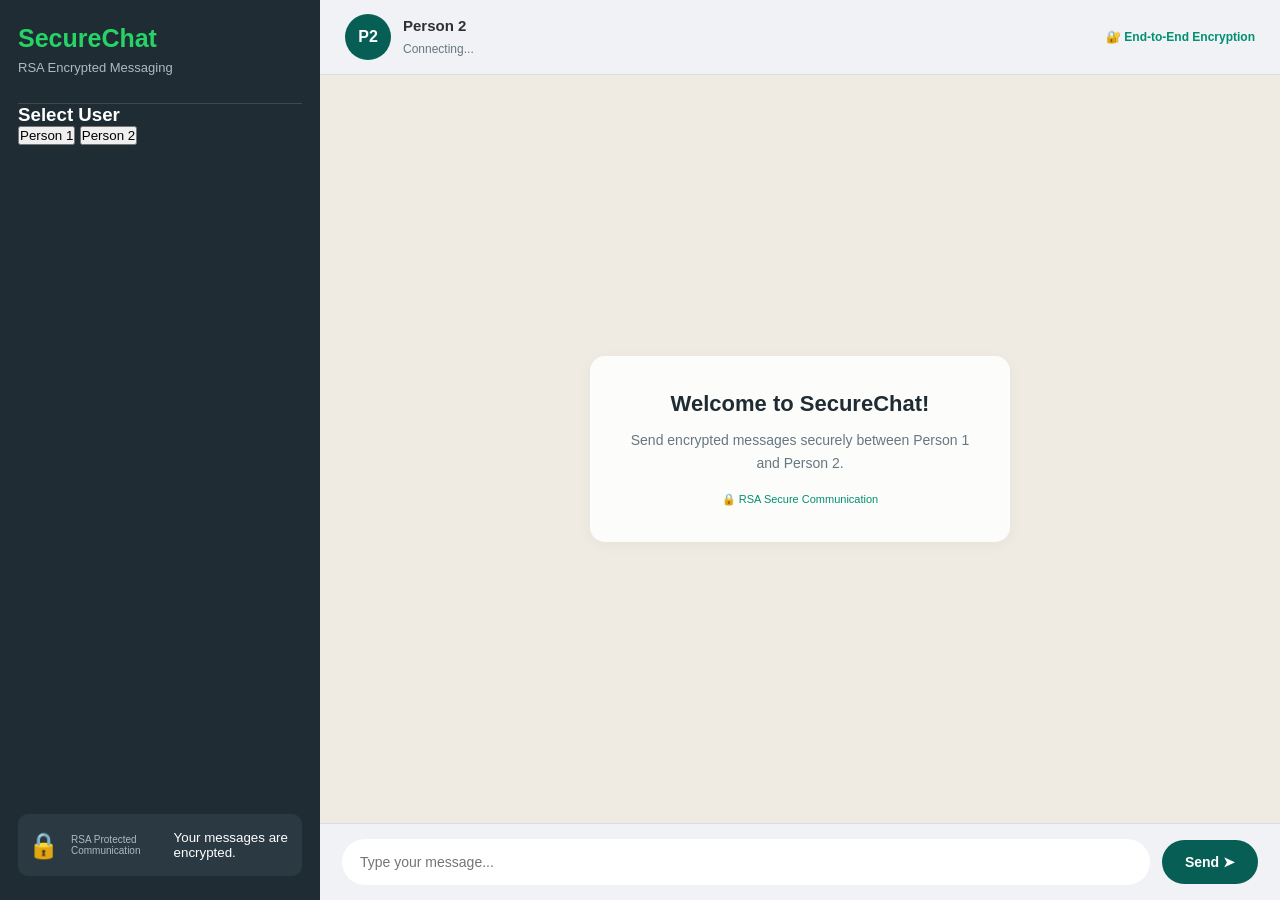
<file: frontend/index.html>
<!DOCTYPE html>
<html lang="en">

<head>
    <meta charset="UTF-8">
    <meta name="viewport" content="width=device-width, initial-scale=1.0">

    <title>RSA Secure Communication</title>

    <link rel="stylesheet" href="style.css">
</head>

<body>

    <div class="app-container">

        <!-- Sidebar -->
        <aside class="sidebar">

            <div class="app-brand">
                <h2>SecureChat</h2>
                <p>RSA Encrypted Messaging</p>
            </div>

            <div class="user-section">
                <h3>Select User</h3>

                <button class="user-option active" id="person1">
                    Person 1
                </button>

                <button class="user-option" id="person2">
                    Person 2
                </button>
            </div>

            <div class="security-info">
                <span class="security-icon">🔒</span>
                <p>RSA Protected Communication</p>
                <small>Your messages are encrypted.</small>
            </div>

        </aside>


        <!-- Main Chat Area -->
        <main class="chat-area">

            <!-- Chat Header -->
            <header class="chat-header">

                <div class="contact-info">
                    <div class="avatar" id="contact-avatar">P2</div>

                    <div>
                        <h3 id="contact-name">Person 2</h3>
                        <span id="connection-status">
                            Connecting...
                        </span>
                    </div>
                </div>

                <div class="encryption-status">
                    🔐 End-to-End Encryption
                </div>

            </header>


            <!-- Messages -->
            <section class="messages-container" id="messages">

                <div class="welcome-message">
                    <h2>Welcome to SecureChat!</h2>

                    <p>
                        Send encrypted messages securely
                        between Person 1 and Person 2.
                    </p>

                    <span>🔒 RSA Secure Communication</span>
                </div>

            </section>


            <!-- Message Input -->
            <footer class="message-input-area">

                <input
                    type="text"
                    id="message-input"
                    placeholder="Type your message..."
                    autocomplete="off"
                >

                <button id="send-button">
                    Send ➤
                </button>

            </footer>

        </main>

    </div>

    <script src="script.js"></script>

</body>

</html>
</file>
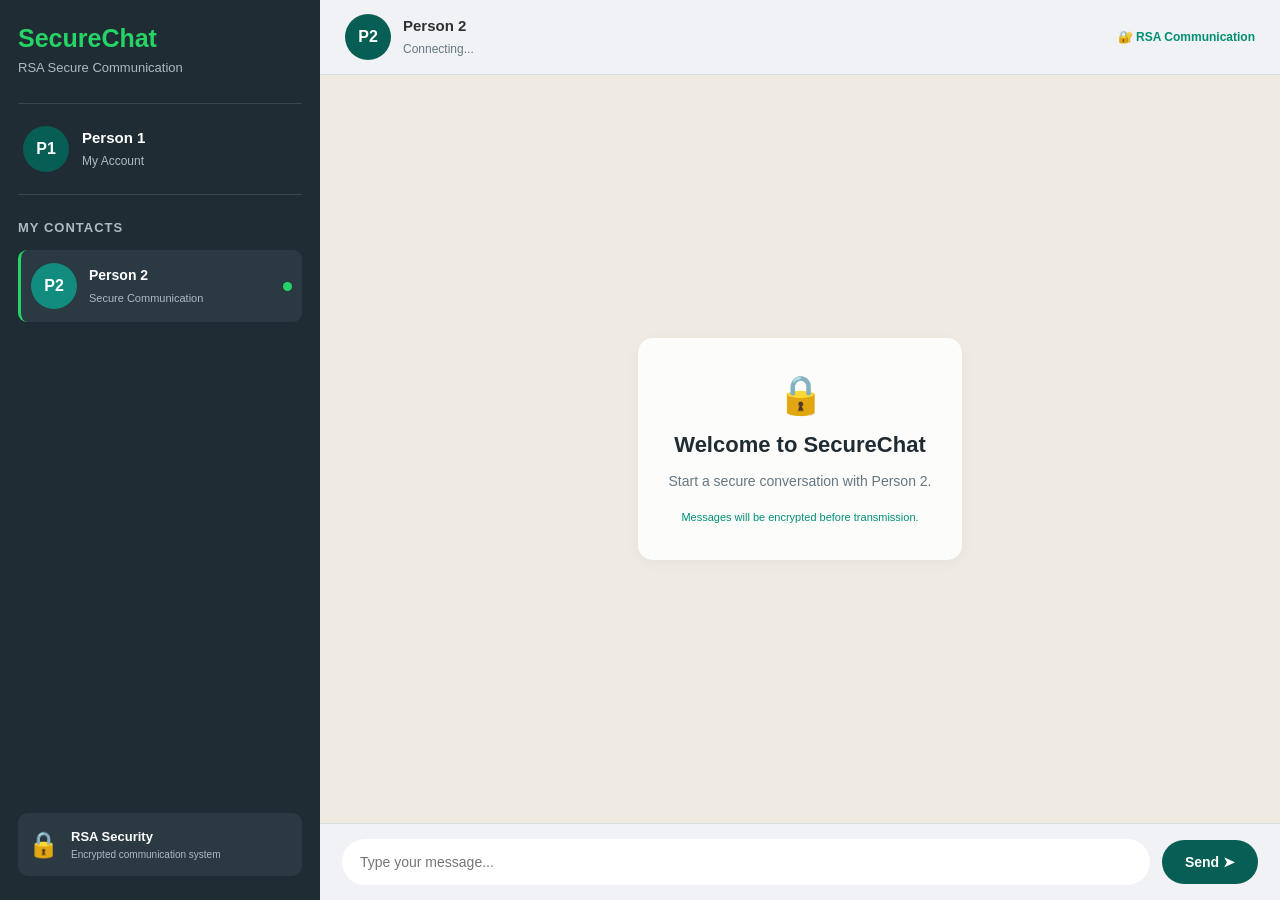
<file: frontend/person1.html>
<!DOCTYPE html>
<html lang="en">

<head>
    <meta charset="UTF-8">
    <meta name="viewport" content="width=device-width, initial-scale=1.0">

    <title>Person 1 | SecureChat</title>

    <link rel="stylesheet" href="style.css">
</head>

<body data-user="Person_1" data-receiver="Person_2">

    <div class="app-container">

        <!-- Sidebar -->
        <aside class="sidebar">

            <div class="app-brand">
                <h2>SecureChat</h2>
                <p>RSA Secure Communication</p>
            </div>

            <div class="profile-card">
                <div class="avatar">P1</div>

                <div class="profile-details">
                    <h3>Person 1</h3>
                    <span>My Account</span>
                </div>
            </div>

            <div class="contact-section">
                <h3>My Contacts</h3>

                <div class="contact-card active">

                    <div class="avatar contact-avatar">
                        P2
                    </div>

                    <div class="contact-details">
                        <h4>Person 2</h4>
                        <span>Secure Communication</span>
                    </div>

                    <span class="online-indicator"></span>

                </div>
            </div>

            <div class="security-info">
                <span>🔒</span>

                <div>
                    <h4>RSA Security</h4>
                    <p>Encrypted communication system</p>
                </div>
            </div>

        </aside>


        <!-- Main Chat -->
        <main class="chat-area">

            <!-- Header -->
            <header class="chat-header">

                <div class="contact-info">

                    <div class="avatar">P2</div>

                    <div>
                        <h3>Person 2</h3>

                        <span id="connection-status">
                            Connecting...
                        </span>
                    </div>

                </div>

                <div class="encryption-status">
                    🔐 RSA Communication
                </div>

            </header>


            <!-- Chat Messages -->
            <section
                class="messages-container"
                id="messages"
            >

                <div class="welcome-message">

                    <div class="welcome-icon">🔒</div>

                    <h2>Welcome to SecureChat</h2>

                    <p>
                        Start a secure conversation
                        with Person 2.
                    </p>

                    <span>
                        Messages will be encrypted
                        before transmission.
                    </span>

                </div>

            </section>


            <!-- Message Input -->
            <footer class="message-input-area">

                <input
                    type="text"
                    id="message-input"
                    placeholder="Type your message..."
                    autocomplete="off"
                >

                <button id="send-button">
                    Send ➤
                </button>

            </footer>

        </main>

    </div>

    <script src="https://cdn.socket.io/4.8.1/socket.io.min.js"></script>
    <script src="rsa.js"></script>
    <script src="script.js"></script>

</body>

</html>
</file>
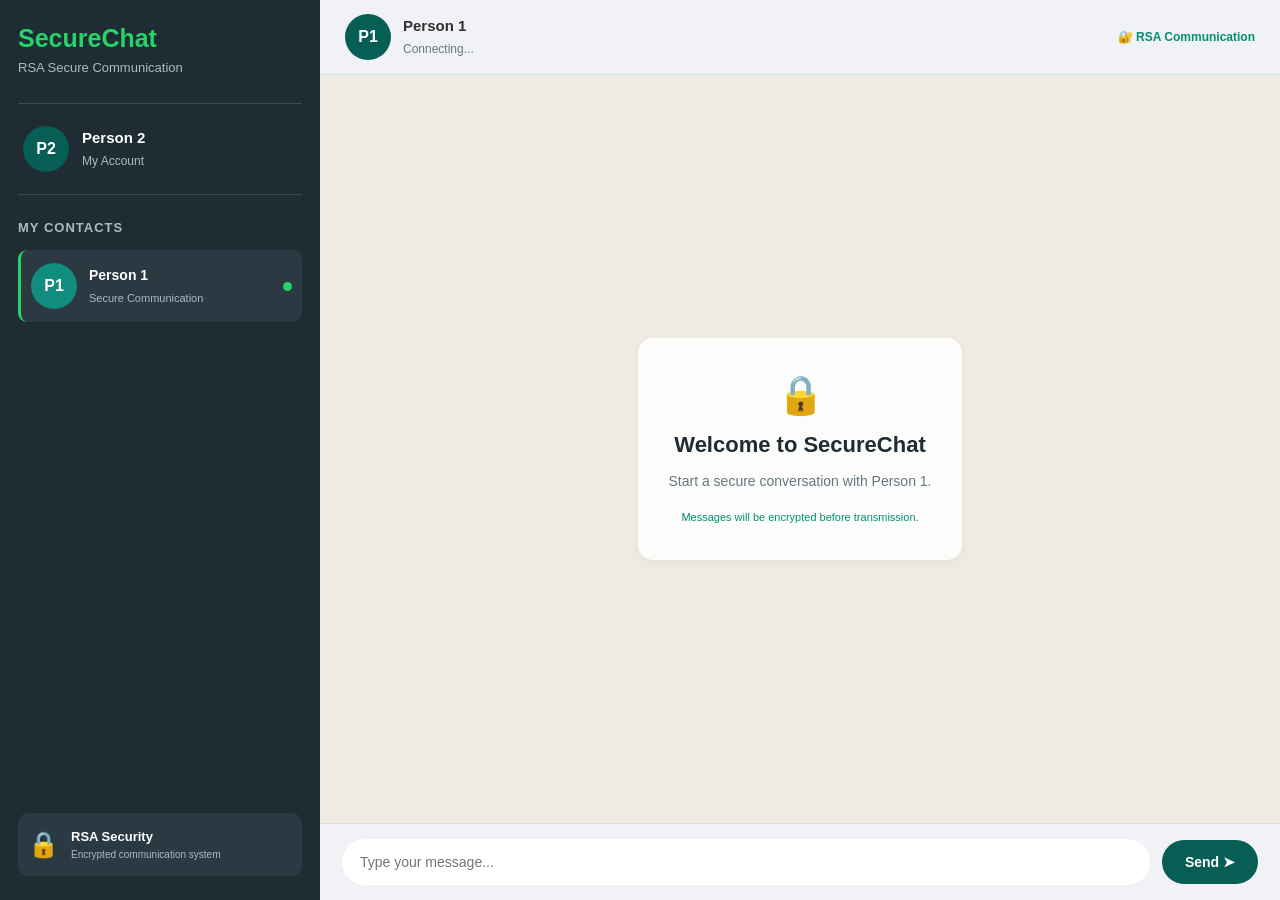
<file: frontend/person2.html>
<!DOCTYPE html>
<html lang="en">

<head>
    <meta charset="UTF-8">
    <meta name="viewport" content="width=device-width, initial-scale=1.0">

    <title>Person 2 | SecureChat</title>

    <link rel="stylesheet" href="style.css">
</head>

<body data-user="Person_2" data-receiver="Person_1">

    <div class="app-container">

        <!-- Sidebar -->
        <aside class="sidebar">

            <div class="app-brand">
                <h2>SecureChat</h2>
                <p>RSA Secure Communication</p>
            </div>

            <!-- Current User Profile -->
            <div class="profile-card">

                <div class="avatar">P2</div>

                <div class="profile-details">
                    <h3>Person 2</h3>
                    <span>My Account</span>
                </div>

            </div>


            <!-- Contacts -->
            <div class="contact-section">

                <h3>My Contacts</h3>

                <div class="contact-card active">

                    <div class="avatar contact-avatar">
                        P1
                    </div>

                    <div class="contact-details">
                        <h4>Person 1</h4>
                        <span>Secure Communication</span>
                    </div>

                    <span class="online-indicator"></span>

                </div>

            </div>


            <!-- Security Information -->
            <div class="security-info">

                <span>🔒</span>

                <div>
                    <h4>RSA Security</h4>
                    <p>Encrypted communication system</p>
                </div>

            </div>

        </aside>


        <!-- Main Chat Area -->
        <main class="chat-area">

            <!-- Chat Header -->
            <header class="chat-header">

                <div class="contact-info">

                    <div class="avatar">P1</div>

                    <div>
                        <h3>Person 1</h3>

                        <span id="connection-status">
                            Connecting...
                        </span>
                    </div>

                </div>

                <div class="encryption-status">
                    🔐 RSA Communication
                </div>

            </header>


            <!-- Messages Container -->
            <section
                class="messages-container"
                id="messages"
            >

                <div class="welcome-message">

                    <div class="welcome-icon">🔒</div>

                    <h2>Welcome to SecureChat</h2>

                    <p>
                        Start a secure conversation
                        with Person 1.
                    </p>

                    <span>
                        Messages will be encrypted
                        before transmission.
                    </span>

                </div>

            </section>


            <!-- Message Input -->
            <footer class="message-input-area">

                <input
                    type="text"
                    id="message-input"
                    placeholder="Type your message..."
                    autocomplete="off"
                >

                <button id="send-button">
                    Send ➤
                </button>

            </footer>

        </main>

    </div>

    <script src="https://cdn.socket.io/4.8.1/socket.io.min.js"></script>
    <script src="rsa.js"></script>
    <script src="script.js"></script>

</body>

</html>
</file>
<file: frontend/style.css>
/* =================================
   1. GLOBAL RESET
================================= */

* {
    margin: 0;
    padding: 0;
    box-sizing: border-box;
}

body {
    font-family: Arial, Helvetica, sans-serif;
    background: #e9edef;
    color: #303030;
}


/* =================================
   2. MAIN APPLICATION LAYOUT
================================= */

.app-container {
    display: flex;
    height: 100vh;
    width: 100%;
    overflow: hidden;
}


/* =================================
   3. SIDEBAR
================================= */

.sidebar {
    width: 320px;
    min-width: 280px;
    background: #202c33;
    color: white;
    display: flex;
    flex-direction: column;
    padding: 24px 18px;
}

.app-brand {
    padding-bottom: 28px;
    border-bottom: 1px solid #3b484f;
}

.app-brand h2 {
    font-size: 25px;
    color: #25d366;
    margin-bottom: 7px;
}

.app-brand p {
    color: #aebac1;
    font-size: 13px;
}


/* =================================
   4. USER PROFILE
================================= */

.profile-card {
    display: flex;
    align-items: center;
    gap: 13px;
    padding: 22px 5px;
    border-bottom: 1px solid #3b484f;
}

.avatar {
    width: 46px;
    height: 46px;
    border-radius: 50%;
    background: #075e54;
    color: white;
    display: flex;
    align-items: center;
    justify-content: center;
    font-weight: bold;
    font-size: 16px;
    flex-shrink: 0;
}

.profile-details h3 {
    font-size: 15px;
    margin-bottom: 5px;
}

.profile-details span {
    color: #aebac1;
    font-size: 12px;
}


/* =================================
   5. CONTACT SECTION
================================= */

.contact-section {
    padding-top: 25px;
}

.contact-section > h3 {
    font-size: 13px;
    color: #aebac1;
    margin-bottom: 15px;
    text-transform: uppercase;
    letter-spacing: 1px;
}

.contact-card {
    display: flex;
    align-items: center;
    gap: 12px;
    padding: 13px 10px;
    border-radius: 9px;
    background: #2a3942;
    cursor: pointer;
}

.contact-card.active {
    border-left: 3px solid #25d366;
}

.contact-avatar {
    background: #128c7e;
}

.contact-details {
    flex: 1;
}

.contact-details h4 {
    font-size: 14px;
    margin-bottom: 5px;
}

.contact-details span {
    color: #aebac1;
    font-size: 11px;
}

.online-indicator {
    width: 9px;
    height: 9px;
    background: #25d366;
    border-radius: 50%;
}


/* =================================
   6. SECURITY INFORMATION
================================= */

.security-info {
    display: flex;
    align-items: center;
    gap: 12px;
    margin-top: auto;
    padding: 16px 10px;
    background: #2a3942;
    border-radius: 10px;
}

.security-info > span {
    font-size: 25px;
}

.security-info h4 {
    font-size: 13px;
    margin-bottom: 5px;
}

.security-info p {
    color: #aebac1;
    font-size: 10px;
}


/* =================================
   7. MAIN CHAT AREA
================================= */

.chat-area {
    flex: 1;
    min-width: 0;
    display: flex;
    flex-direction: column;
    background: #efeae2;
}


/* =================================
   8. CHAT HEADER
================================= */

.chat-header {
    height: 75px;
    min-height: 75px;
    background: #f0f2f5;
    display: flex;
    align-items: center;
    justify-content: space-between;
    padding: 0 25px;
    border-bottom: 1px solid #d8dfe3;
}

.contact-info {
    display: flex;
    align-items: center;
    gap: 12px;
}

.contact-info h3 {
    font-size: 15px;
    margin-bottom: 5px;
}

#connection-status {
    color: #667781;
    font-size: 12px;
}

.encryption-status {
    color: #008f72;
    font-size: 12px;
    font-weight: bold;
}


/* =================================
   9. MESSAGES CONTAINER
================================= */

.messages-container {
    flex: 1;
    overflow-y: auto;
    padding: 25px 7%;
    display: flex;
    flex-direction: column;
    gap: 14px;
}


/* =================================
   10. WELCOME MESSAGE
================================= */

.welcome-message {
    margin: auto;
    text-align: center;
    max-width: 420px;
    background: rgba(255, 255, 255, 0.85);
    padding: 35px 30px;
    border-radius: 15px;
    box-shadow: 0 3px 15px rgba(0, 0, 0, 0.04);
}

.welcome-icon {
    font-size: 38px;
    margin-bottom: 15px;
}

.welcome-message h2 {
    font-size: 22px;
    margin-bottom: 12px;
    color: #202c33;
}

.welcome-message p {
    font-size: 14px;
    color: #667781;
    line-height: 1.6;
    margin-bottom: 15px;
}

.welcome-message span {
    font-size: 11px;
    color: #008f72;
}


/* =================================
   11. MESSAGE BUBBLES
================================= */

.message {
    max-width: 65%;
    padding: 11px 14px;
    border-radius: 10px;
    font-size: 14px;
    line-height: 1.5;
    overflow-wrap: anywhere;
    box-shadow: 0 1px 2px rgba(0, 0, 0, 0.08);
}

.sent {
    align-self: flex-end;
    background: #d9fdd3;
    border-top-right-radius: 3px;
}

.received {
    align-self: flex-start;
    background: white;
    border-top-left-radius: 3px;
}

.message-time {
    display: block;
    font-size: 10px;
    color: #667781;
    text-align: right;
    margin-top: 5px;
}


/* =================================
   12. MESSAGE INPUT AREA
================================= */

.message-input-area {
    display: flex;
    align-items: center;
    gap: 12px;
    padding: 15px 22px;
    background: #f0f2f5;
    border-top: 1px solid #d8dfe3;
}

#message-input {
    flex: 1;
    min-width: 0;
    border: none;
    outline: none;
    background: white;
    padding: 15px 18px;
    border-radius: 25px;
    font-size: 14px;
}

#message-input:focus {
    box-shadow: 0 0 0 2px rgba(37, 211, 102, 0.15);
}

#send-button {
    border: none;
    outline: none;
    background: #075e54;
    color: white;
    padding: 14px 23px;
    border-radius: 25px;
    font-size: 14px;
    font-weight: bold;
    cursor: pointer;
    transition: background 0.2s;
}

#send-button:hover {
    background: #128c7e;
}


/* =================================
   13. RESPONSIVE DESIGN
================================= */

@media (max-width: 700px) {

    .sidebar {
        width: 100px;
        min-width: 100px;
        padding: 15px 8px;
    }

    .app-brand h2 {
        font-size: 16px;
    }

    .app-brand p,
    .profile-details,
    .contact-section > h3,
    .contact-details,
    .online-indicator,
    .security-info > div {
        display: none;
    }

    .profile-card,
    .contact-card {
        justify-content: center;
    }

    .security-info {
        justify-content: center;
        padding: 12px 5px;
    }

    .chat-header {
        padding: 0 12px;
    }

    .encryption-status {
        display: none;
    }

    .messages-container {
        padding: 15px;
    }

    .message {
        max-width: 85%;
    }

    .message-input-area {
        padding: 10px;
        gap: 7px;
    }

    #send-button {
        padding: 12px 15px;
    }
}
</file>
